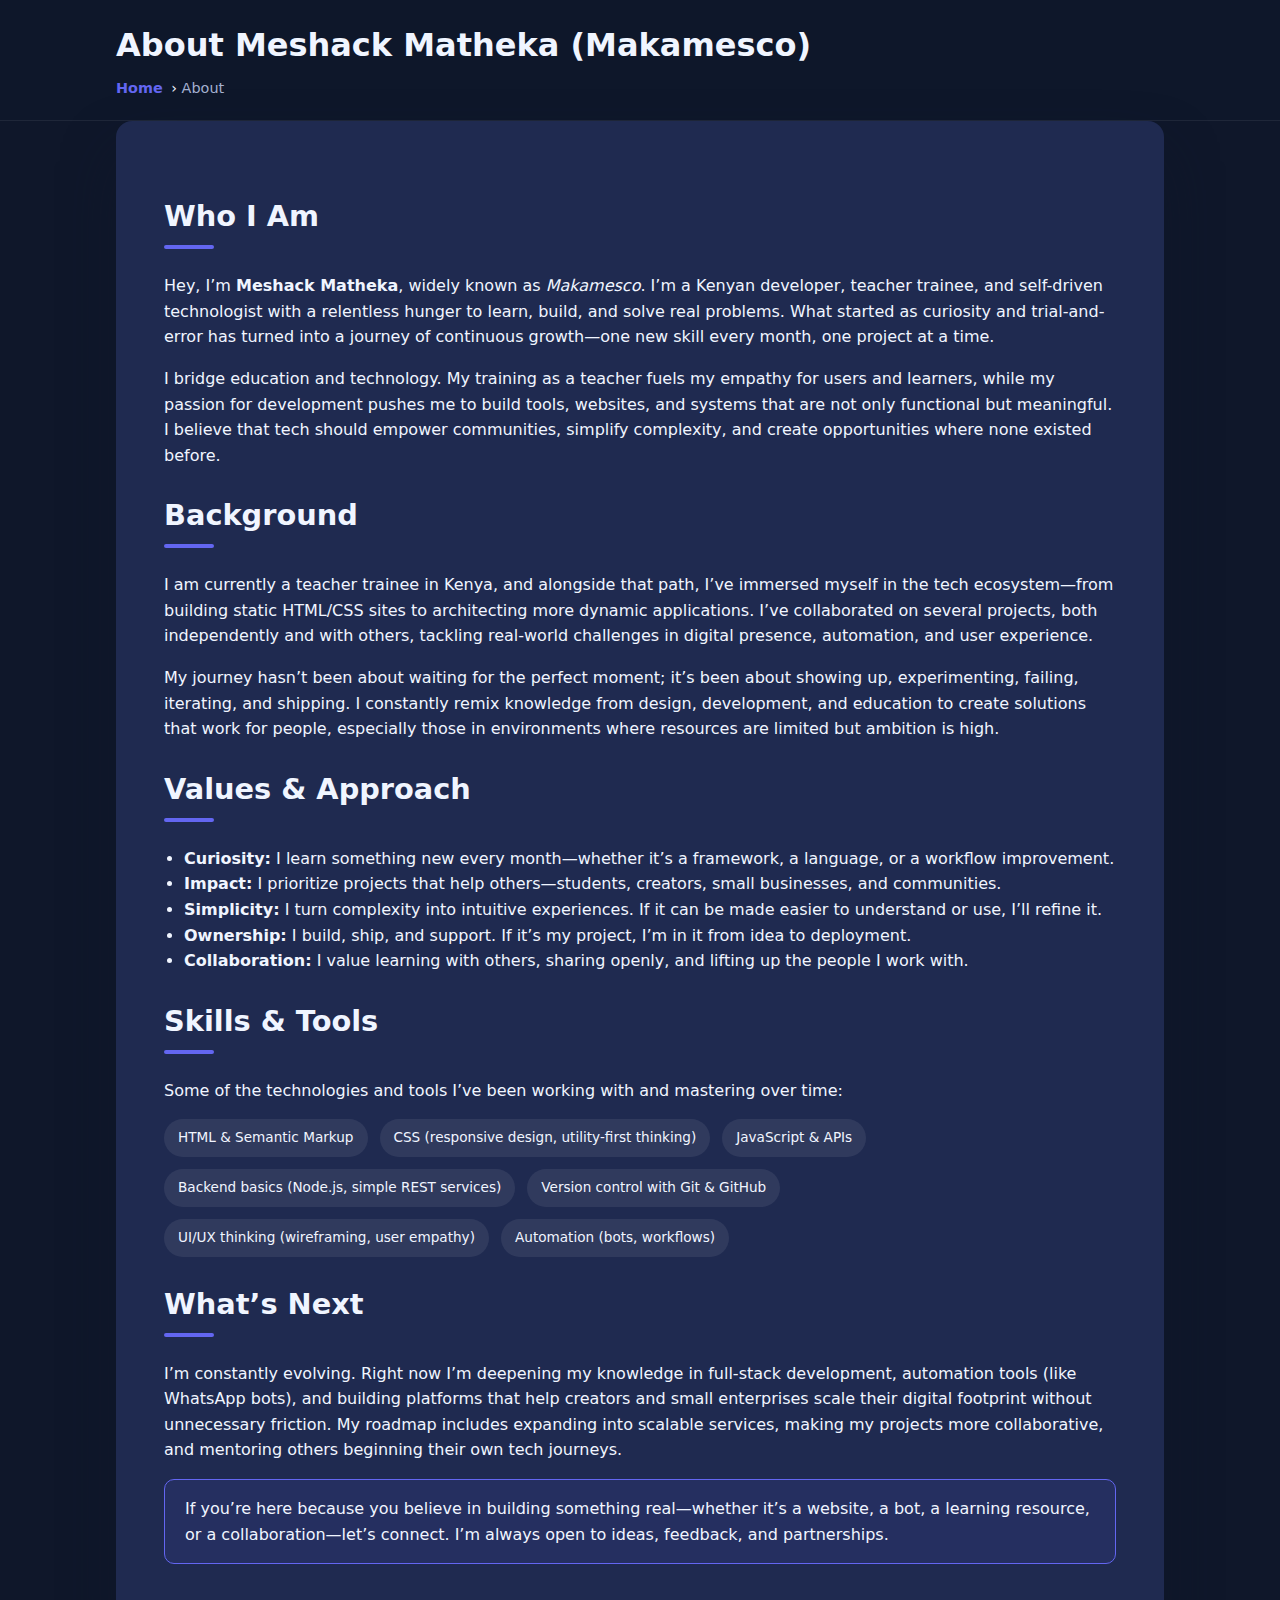
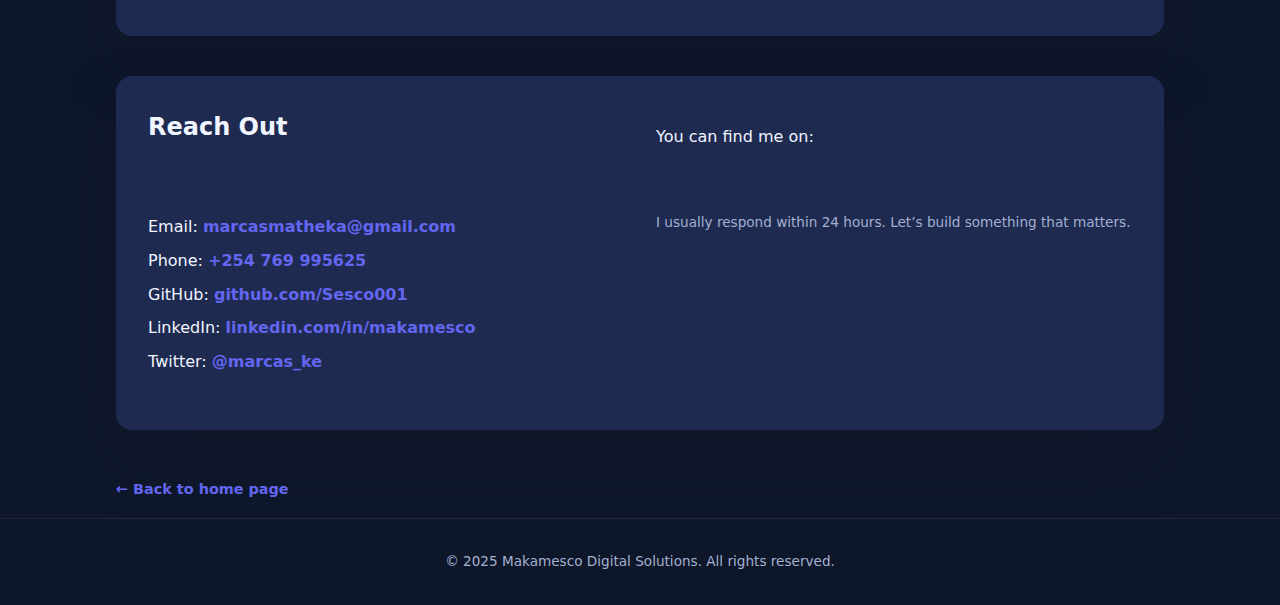
<file: about.html>
<!DOCTYPE html>
<html lang="en">
<head>
  <meta charset="UTF-8" />
  <meta name="viewport" content="width=device-width, initial-scale=1.0">
  <title>About Makamesco</title>
  <link rel="stylesheet" href="stingo.css">
</head>
<body>

  <header class="site-header">
    <div class="container">
      <h1>About Meshack Matheka (Makamesco)</h1>
      <nav class="breadcrumb">
        <a href="index.html">Home</a> › <span>About</span>
      </nav>
    </div>
  </header>

  <main class="container">
    <section class="about-section">
      <h2>Who I Am</h2>
      <p>
        Hey, I’m <strong>Meshack Matheka</strong>, widely known as <em>Makamesco</em>. I’m a Kenyan developer, teacher trainee, and self-driven technologist with a relentless hunger to learn, build, and solve real problems. What started as curiosity and trial-and-error has turned into a journey of continuous growth—one new skill every month, one project at a time.
      </p>
      <p>
        I bridge education and technology. My training as a teacher fuels my empathy for users and learners, while my passion for development pushes me to build tools, websites, and systems that are not only functional but meaningful. I believe that tech should empower communities, simplify complexity, and create opportunities where none existed before.
      </p>

      <h2>Background</h2>
      <p>
        I am currently a teacher trainee in Kenya, and alongside that path, I’ve immersed myself in the tech ecosystem—from building static HTML/CSS sites to architecting more dynamic applications. I’ve collaborated on several projects, both independently and with others, tackling real-world challenges in digital presence, automation, and user experience.
      </p>
      <p>
        My journey hasn’t been about waiting for the perfect moment; it’s been about showing up, experimenting, failing, iterating, and shipping. I constantly remix knowledge from design, development, and education to create solutions that work for people, especially those in environments where resources are limited but ambition is high.
      </p>

      <h2>Values & Approach</h2>
      <ul>
        <li><strong>Curiosity:</strong> I learn something new every month—whether it’s a framework, a language, or a workflow improvement.</li>
        <li><strong>Impact:</strong> I prioritize projects that help others—students, creators, small businesses, and communities.</li>
        <li><strong>Simplicity:</strong> I turn complexity into intuitive experiences. If it can be made easier to understand or use, I’ll refine it.</li>
        <li><strong>Ownership:</strong> I build, ship, and support. If it’s my project, I’m in it from idea to deployment.</li>
        <li><strong>Collaboration:</strong> I value learning with others, sharing openly, and lifting up the people I work with.</li>
      </ul>

      <h2>Skills & Tools</h2>
      <p>Some of the technologies and tools I’ve been working with and mastering over time:</p>
      <ul class="skills-list">
        <li>HTML & Semantic Markup</li>
        <li>CSS (responsive design, utility-first thinking)</li>
        <li>JavaScript & APIs</li>
        <li>Backend basics (Node.js, simple REST services)</li>
        <li>Version control with Git & GitHub</li>
        <li>UI/UX thinking (wireframing, user empathy)</li>
        <li>Automation (bots, workflows)</li>
      </ul>

      <h2>What’s Next</h2>
      <p>
        I’m constantly evolving. Right now I’m deepening my knowledge in full-stack development, automation tools (like WhatsApp bots), and building platforms that help creators and small enterprises scale their digital footprint without unnecessary friction. My roadmap includes expanding into scalable services, making my projects more collaborative, and mentoring others beginning their own tech journeys.
      </p>

      <p class="callout">
        If you’re here because you believe in building something real—whether it’s a website, a bot, a learning resource, or a collaboration—let’s connect. I’m always open to ideas, feedback, and partnerships.
      </p>
    </section>

    <section class="contact-cta">
      <h2>Reach Out</h2>
      <p>You can find me on:</p>
      <ul class="contact-list">
        <li>Email: <a href="mailto:marcasmatheka@gmail.com">marcasmatheka@gmail.com</a></li>
        <li>Phone: <a href="tel:+254769995625">+254 769 995625</a></li>
        <li>GitHub: <a href="https://github.com/Sesco001" target="_blank" rel="noopener">github.com/Sesco001</a></li>
        <li>LinkedIn: <a href="https://linkedin.com/in/makamesco" target="_blank" rel="noopener">linkedin.com/in/makamesco</a></li>
        <li>Twitter: <a href="https://twitter.com/marcas_ke" target="_blank" rel="noopener">@marcas_ke</a></li>
      </ul>
      <p class="small">I usually respond within 24 hours. Let’s build something that matters.</p>
    </section>

    <p><a class="back-link" href="index.html">← Back to home page</a></p>
  </main>

  <footer class="site-footer">
    <div class="container">
      <p>&copy; 2025 Makamesco Digital Solutions. All rights reserved.</p>
    </div>
  </footer>

</body>
</html>
</file>
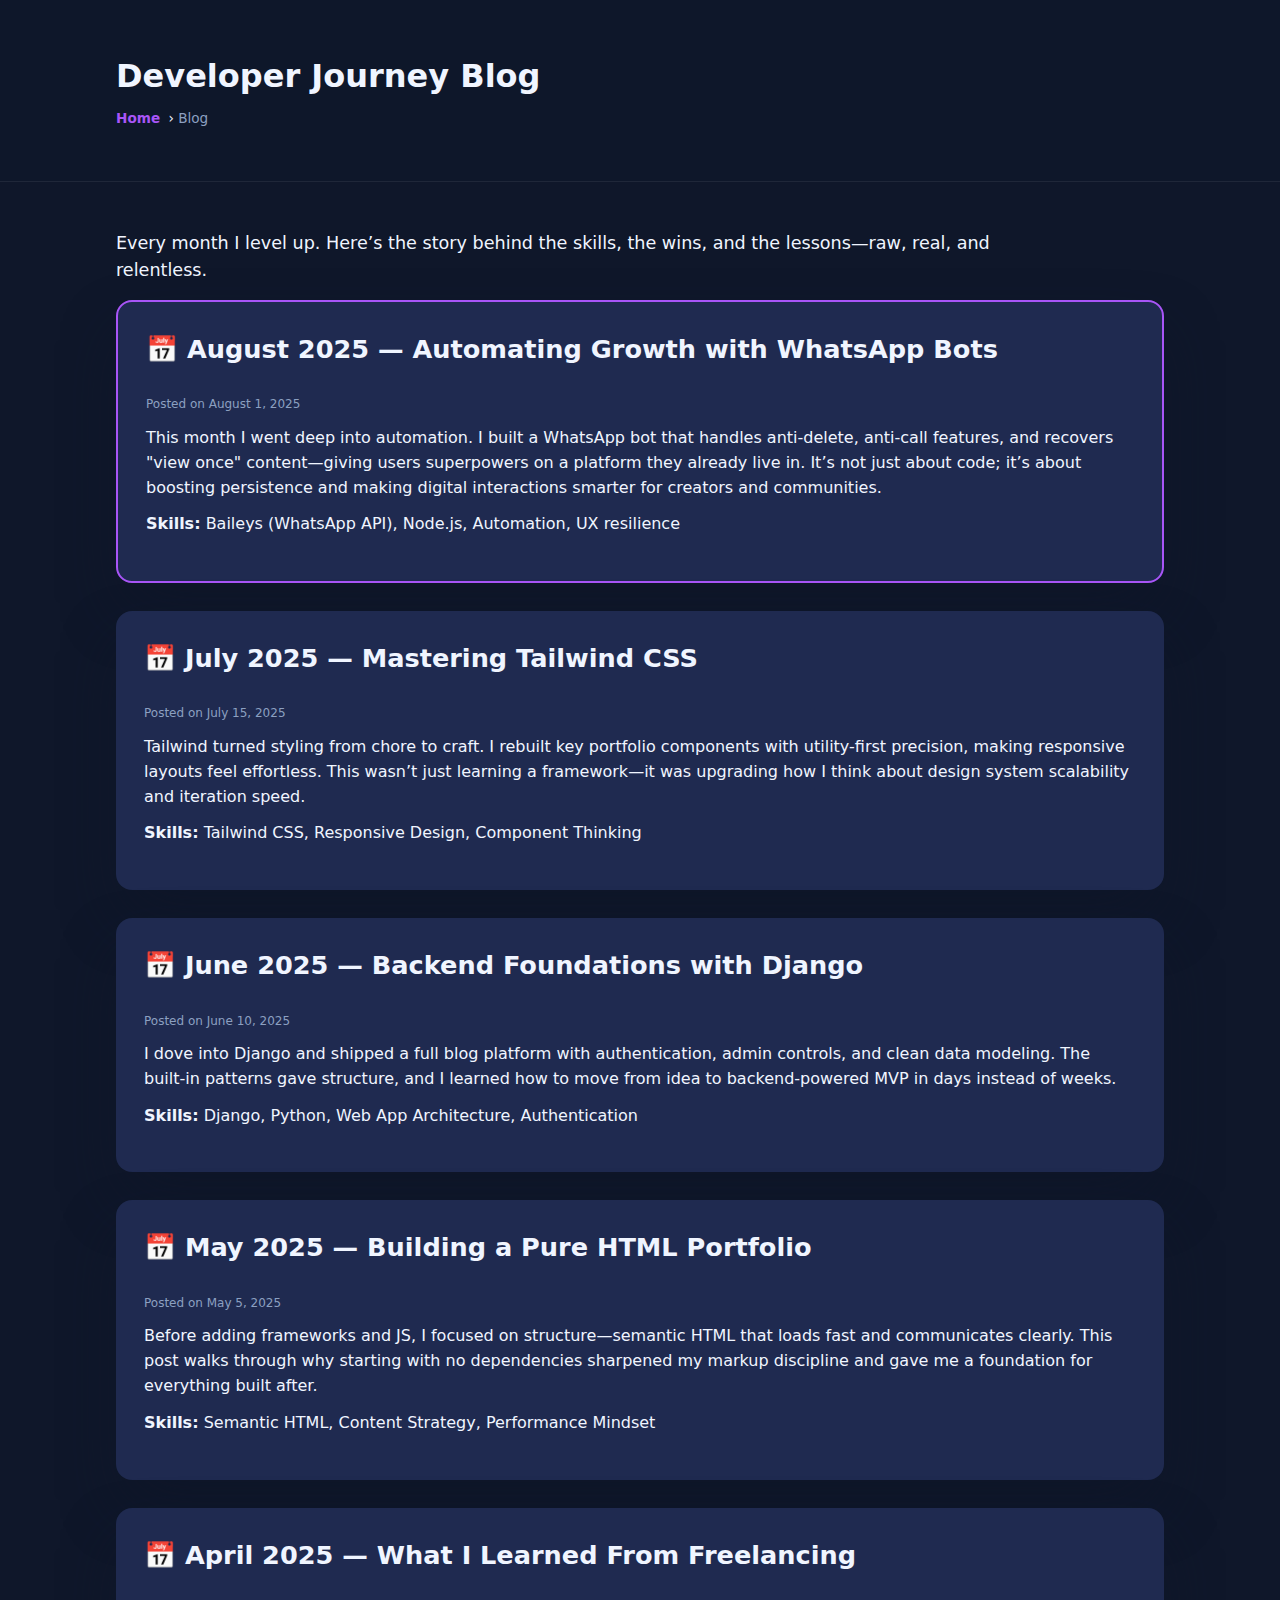
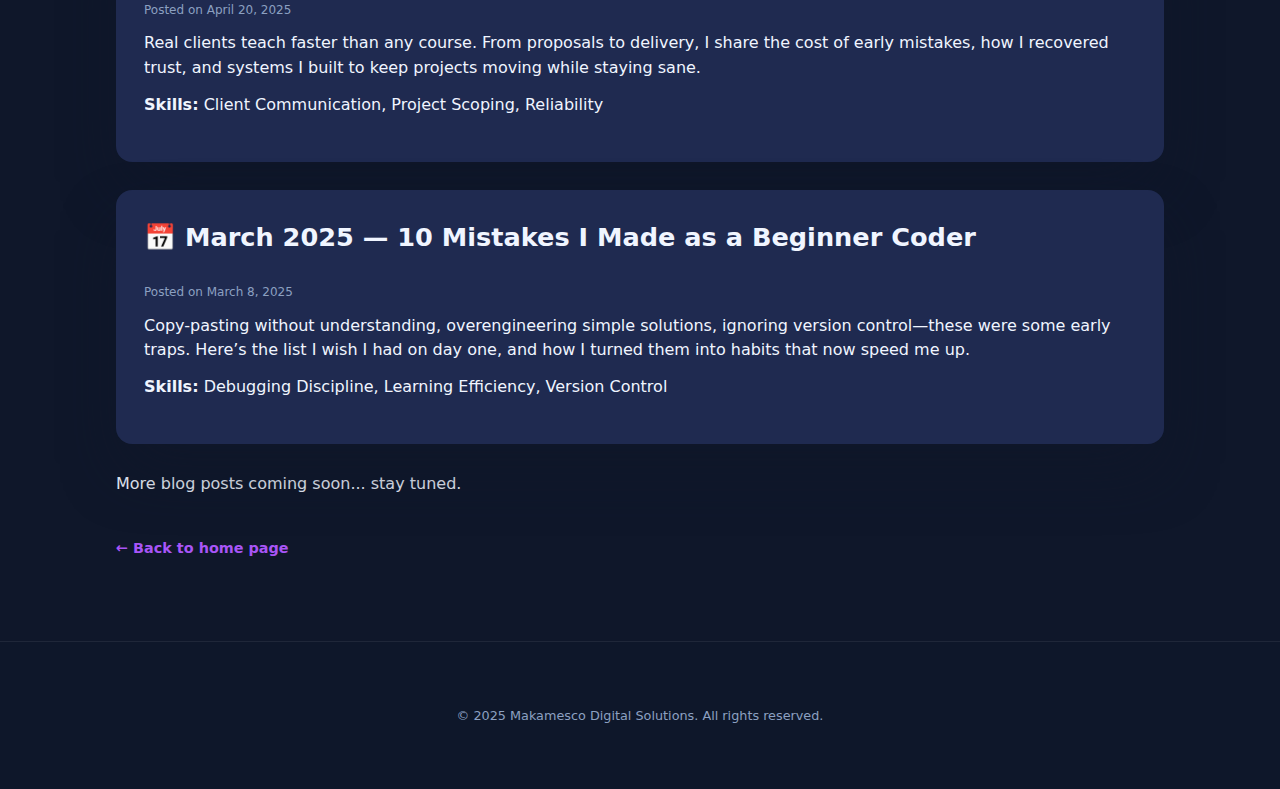
<file: blog.html>
<!DOCTYPE html>
<html lang="en">
<head>
  <meta charset="UTF-8" />
  <meta name="viewport" content="width=device-width, initial-scale=1.0">
  <title>Blog | Makamesco Developer Journey</title>
  <link rel="stylesheet" href="b.css">
</head>
<body>

  <header class="site-header">
    <div class="container">
      <h1>Developer Journey Blog</h1>
      <nav class="breadcrumb">
        <a href="index.html">Home</a> › <span>Blog</span>
      </nav>
    </div>
  </header>

  <main class="container">
    <p class="lead">Every month I level up. Here’s the story behind the skills, the wins, and the lessons—raw, real, and relentless.</p>

    <!-- Latest / featured post -->
    <section id="blog">
      <article>
        <h3>📅 August 2025 — Automating Growth with WhatsApp Bots</h3>
        <p class="small">Posted on August 1, 2025</p>
        <p>
          This month I went deep into automation. I built a WhatsApp bot that handles anti-delete, anti-call features, and recovers "view once" content—giving users superpowers on a platform they already live in. It’s not just about code; it’s about boosting persistence and making digital interactions smarter for creators and communities.
        </p>
        <p><strong>Skills:</strong> Baileys (WhatsApp API), Node.js, Automation, UX resilience</p>
      </article>

      <article>
        <h3>📅 July 2025 — Mastering Tailwind CSS</h3>
        <p class="small">Posted on July 15, 2025</p>
        <p>
          Tailwind turned styling from chore to craft. I rebuilt key portfolio components with utility-first precision, making responsive layouts feel effortless. This wasn’t just learning a framework—it was upgrading how I think about design system scalability and iteration speed.
        </p>
        <p><strong>Skills:</strong> Tailwind CSS, Responsive Design, Component Thinking</p>
      </article>

      <article>
        <h3>📅 June 2025 — Backend Foundations with Django</h3>
        <p class="small">Posted on June 10, 2025</p>
        <p>
          I dove into Django and shipped a full blog platform with authentication, admin controls, and clean data modeling. The built-in patterns gave structure, and I learned how to move from idea to backend-powered MVP in days instead of weeks.
        </p>
        <p><strong>Skills:</strong> Django, Python, Web App Architecture, Authentication</p>
      </article>

      <article>
        <h3>📅 May 2025 — Building a Pure HTML Portfolio</h3>
        <p class="small">Posted on May 5, 2025</p>
        <p>
          Before adding frameworks and JS, I focused on structure—semantic HTML that loads fast and communicates clearly. This post walks through why starting with no dependencies sharpened my markup discipline and gave me a foundation for everything built after.
        </p>
        <p><strong>Skills:</strong> Semantic HTML, Content Strategy, Performance Mindset</p>
      </article>

      <article>
        <h3>📅 April 2025 — What I Learned From Freelancing</h3>
        <p class="small">Posted on April 20, 2025</p>
        <p>
          Real clients teach faster than any course. From proposals to delivery, I share the cost of early mistakes, how I recovered trust, and systems I built to keep projects moving while staying sane.
        </p>
        <p><strong>Skills:</strong> Client Communication, Project Scoping, Reliability</p>
      </article>

      <article>
        <h3>📅 March 2025 — 10 Mistakes I Made as a Beginner Coder</h3>
        <p class="small">Posted on March 8, 2025</p>
        <p>
          Copy-pasting without understanding, overengineering simple solutions, ignoring version control—these were some early traps. Here’s the list I wish I had on day one, and how I turned them into habits that now speed me up.
        </p>
        <p><strong>Skills:</strong> Debugging Discipline, Learning Efficiency, Version Control</p>
      </article>

      <p>More blog posts coming soon... stay tuned.</p>
    </section>

    <!-- Template for future posts -->
    <template id="post-template">
      <article>
        <h3><!-- Title e.g. "📅 September 2025 — New Skill" --></h3>
        <p class="small"><!-- Posted on date --></p>
        <p><!-- Body description --></p>
        <p><strong>Skills:</strong> <!-- comma-separated list --></p>
      </article>
    </template>

    <p><a class="back-link" href="index.html">← Back to home page</a></p>
  </main>

  <footer class="site-footer">
    <div class="container">
      <p>&copy; 2025 Makamesco Digital Solutions. All rights reserved.</p>
    </div>
  </footer>

</body>
</html>
</file>
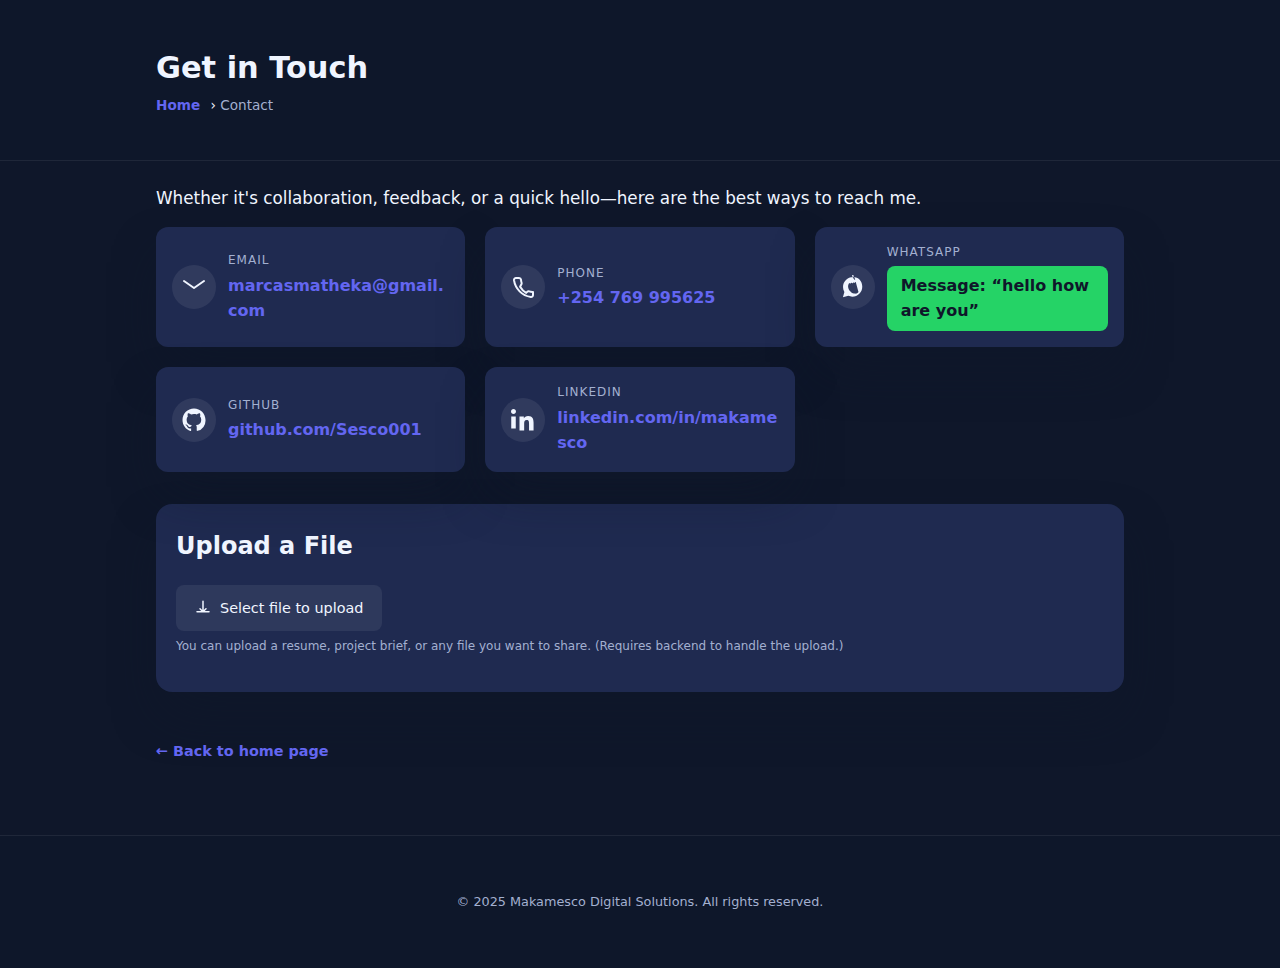
<file: contact.html>
<!DOCTYPE html>
<html lang="en">
<head>
  <meta charset="UTF-8" />
  <meta name="viewport" content="width=device-width, initial-scale=1.0">
  <title>Contact Makamesco</title>
  <link rel="stylesheet" href="con.css">
</head>
<body>

  <header class="site-header">
    <div class="container">
      <h1>Get in Touch</h1>
      <nav class="breadcrumb">
        <a href="index.html">Home</a> › <span>Contact</span>
      </nav>
    </div>
  </header>

  <main class="container">
    <p class="lead">Whether it's collaboration, feedback, or a quick hello—here are the best ways to reach me.</p>

    <div class="cards">
      <!-- Email -->
      <div class="card">
        <div class="icon" aria-hidden="true">
          <!-- envelope -->
          <svg width="24" height="24" viewBox="0 0 24 24" fill="none" stroke="currentColor" stroke-width="2" stroke-linecap="round" stroke-linejoin="round">
            <path d="M4 4h16v16H4z" stroke="none"></path>
            <polyline points="22,6 12,13 2,6"></polyline>
          </svg>
        </div>
        <div class="card-content">
          <div class="label">Email</div>
          <div class="value"><a href="mailto:marcasmatheka@gmail.com">marcasmatheka@gmail.com</a></div>
        </div>
      </div>

      <!-- Phone -->
      <div class="card">
        <div class="icon" aria-hidden="true">
          <!-- phone -->
          <svg width="24" height="24" viewBox="0 0 24 24" fill="none" stroke="currentColor" stroke-width="2" stroke-linecap="round" stroke-linejoin="round">
            <path d="M22 16.92v3a2 2 0 0 1-2.18 2A19.79 19.79 0 0 1 3 5.18 2 2 0 0 1 5 3h3a2 2 0 0 1 2 1.72 13 13 0 0 0 .6 3.03 2 2 0 0 1-.45 2L9.1 11.8a16 16 0 0 0 6.1 6.1l1.05-1.05a2 2 0 0 1 2-.45 13 13 0 0 0 3.03.6A2 2 0 0 1 22 16.92z"></path>
          </svg>
        </div>
        <div class="card-content">
          <div class="label">Phone</div>
          <div class="value"><a href="tel:+254769995625">+254 769 995625</a></div>
        </div>
      </div>

      <!-- WhatsApp -->
      <div class="card">
        <div class="icon" aria-hidden="true">
          <!-- whatsapp -->
          <svg width="24" height="24" viewBox="0 0 32 32" fill="currentColor">
            <path d="M16.017 2.667c-7.332 0-13.333 5.992-13.333 13.333 0 2.35.623 4.649 1.804 6.68l-1.902 6.98 7.186-1.887a13.23 13.23 0 0 0 5.245 1.089h.014c7.332 0 13.333-5.992 13.333-13.333S23.349 2.667 16.017 2.667zm7.28 19.932c-.384 1.074-2.185 2.069-2.98 2.203-.8.135-1.78.19-3.038-.066-2.049-.385-4.15-1.99-5.373-3.503-1.197-1.479-2.108-3.289-2.355-5.057-.245-1.746-.01-3.176.68-4.33.186-.32.41-.64.63-.88.173-.183.383-.223.584-.13.222.1.89.44 1.03.49.13.05.23.08.33-.07.1-.15.4-.49.55-.66.183-.208.367-.17.63-.1.26.07 1.05.49 1.25.55.2.06.35.03.48-.1.13-.13.55-.62.68-.83.13-.2.26-.17.44-.1.17.07.9.43 1.08.48.17.05.3.03.43-.08.13-.1.56-.65.68-.86.12-.2.25-.18.44-.1.18.08 1.03.48 1.21.53.18.06.3.03.42-.1.13-.14.54-.66.67-.89.14-.24.11-.4.07-.44-.03-.03-.14-.06-.29-.11-.14-.05-.82-.31-1.9-.92-1.1-.62-2.05-1.38-2.97-2.7-.92-1.33-1.55-2.88-1.74-3.77-.18-.9-.02-1.28.14-1.38.14-.07.3-.1.46-.1.15 0 .38.02.58.32.2.3.7 1.03.78 1.11.08.07.13.12.2.2.07.08.07.13.1.2.03.07.02.13-.02.2-.05.4-.08.6-.03.2-.2.3-.4.2-.2-.1-.9-.44-1.05-.49-.15-.05-.26-.02-.36.1-.1.12-.4.47-.4.91 0 .44.27.91.31 1.02.05.1.09.16.17.23.08.07.18.12.5.22.33.1 1.93.93 2.26 1.03.33.1.55.16.75.26.2.1.38.2.54.33.16.13.16.26.1.4z"/>
          </svg>
        </div>
        <div class="card-content">
          <div class="label">WhatsApp</div>
          <div class="value">
            <a class="whatsapp-btn" href="https://wa.me/254769995625?text=hello%20how%20are%20you" target="_blank" rel="noopener">
              Message: “hello how are you”
            </a>
          </div>
        </div>
      </div>

      <!-- GitHub -->
      <div class="card">
        <div class="icon" aria-hidden="true">
          <!-- GitHub mark -->
          <svg width="24" height="24" viewBox="0 0 24 24" fill="currentColor">
            <path d="M12 .5C5.65.5.5 5.65.5 12c0 5.1 3.29 9.42 7.86 10.96.58.1.79-.25.79-.56 0-.28-.01-1.02-.02-2-3.2.7-3.88-1.54-3.88-1.54-.52-1.33-1.27-1.68-1.27-1.68-1.04-.71.08-.7.08-.7 1.15.08 1.76 1.18 1.76 1.18 1.02 1.75 2.68 1.24 3.33.95.1-.74.4-1.24.72-1.52-2.55-.29-5.23-1.27-5.23-5.64 0-1.25.45-2.27 1.18-3.07-.12-.29-.51-1.47.11-3.06 0 0 .96-.31 3.14 1.17a10.96 10.96 0 0 1 2.86-.38c.97.01 1.95.13 2.86.38 2.18-1.48 3.14-1.17 3.14-1.17.62 1.59.23 2.77.11 3.06.73.8 1.18 1.82 1.18 3.07 0 4.38-2.68 5.34-5.24 5.63.41.35.77 1.04.77 2.1 0 1.52-.01 2.75-.01 3.13 0 .31.21.67.8.56A10.51 10.51 0 0 0 23.5 12c0-6.35-5.15-11.5-11.5-11.5z"/>
          </svg>
        </div>
        <div class="card-content">
          <div class="label">GitHub</div>
          <div class="value"><a href="https://github.com/Sesco001" target="_blank" rel="noopener">github.com/Sesco001</a></div>
        </div>
      </div>

      <!-- LinkedIn -->
      <div class="card">
        <div class="icon" aria-hidden="true">
          <!-- LinkedIn -->
          <svg width="24" height="24" viewBox="0 0 24 24" fill="currentColor">
            <path d="M4.98 3.5C4.98 4.88 3.9 6 2.5 6S0 4.88 0 3.5 1.1 1 2.5 1 4.98 2.12 4.98 3.5zM.24 8.5h4.52v12H.24v-12zM8.5 8.5h4.33v1.72h.06c.6-1.14 2.07-2.34 4.27-2.34 4.57 0 5.41 3.01 5.41 6.93v7.69h-4.52v-6.82c0-1.63-.03-3.73-2.27-3.73-2.27 0-2.62 1.77-2.62 3.6v6.95H8.5v-12z"/>
          </svg>
        </div>
        <div class="card-content">
          <div class="label">LinkedIn</div>
          <div class="value"><a href="https://linkedin.com/in/makamesco" target="_blank" rel="noopener">linkedin.com/in/makamesco</a></div>
        </div>
      </div>
    </div>

    <!-- File upload -->
    <section class="upload-section">
      <h2>Upload a File</h2>
      <div class="upload">
        <label class="upload-label">
          <svg width="18" height="18" viewBox="0 0 24 24" fill="none" stroke="currentColor" stroke-width="2" stroke-linecap="round" stroke-linejoin="round">
            <path d="M4 17h16M12 3v14m0 0l-4-4m4 4l4-4"/>
          </svg>
          <span>Select file to upload</span>
          <input type="file" name="file" accept="*/*">
        </label>
      </div>
      <p class="small">You can upload a resume, project brief, or any file you want to share. (Requires backend to handle the upload.)</p>
    </section>

    <p><a class="back-link" href="index.html">← Back to home page</a></p>
  </main>

  <footer class="site-footer">
    <div class="container">
      <p>&copy; 2025 Makamesco Digital Solutions. All rights reserved.</p>
    </div>
  </footer>

</body>
</html>
</file>
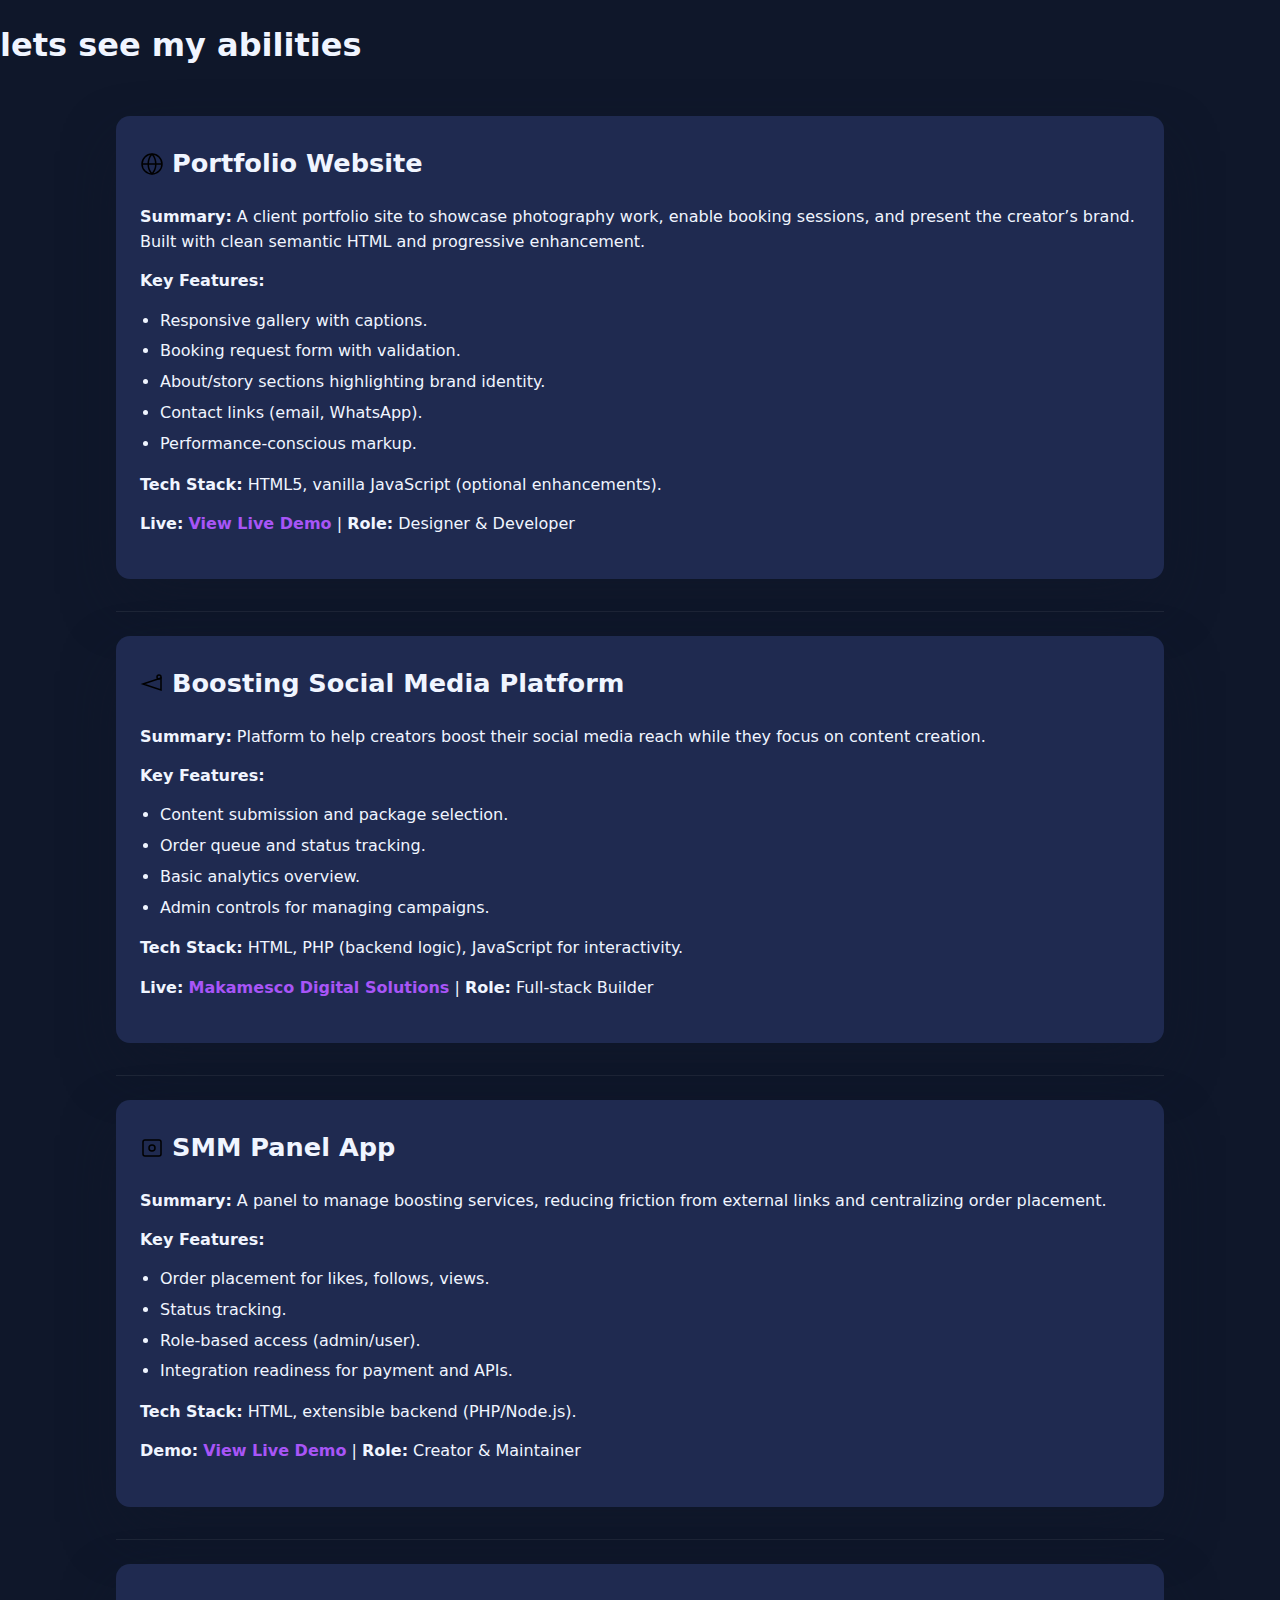
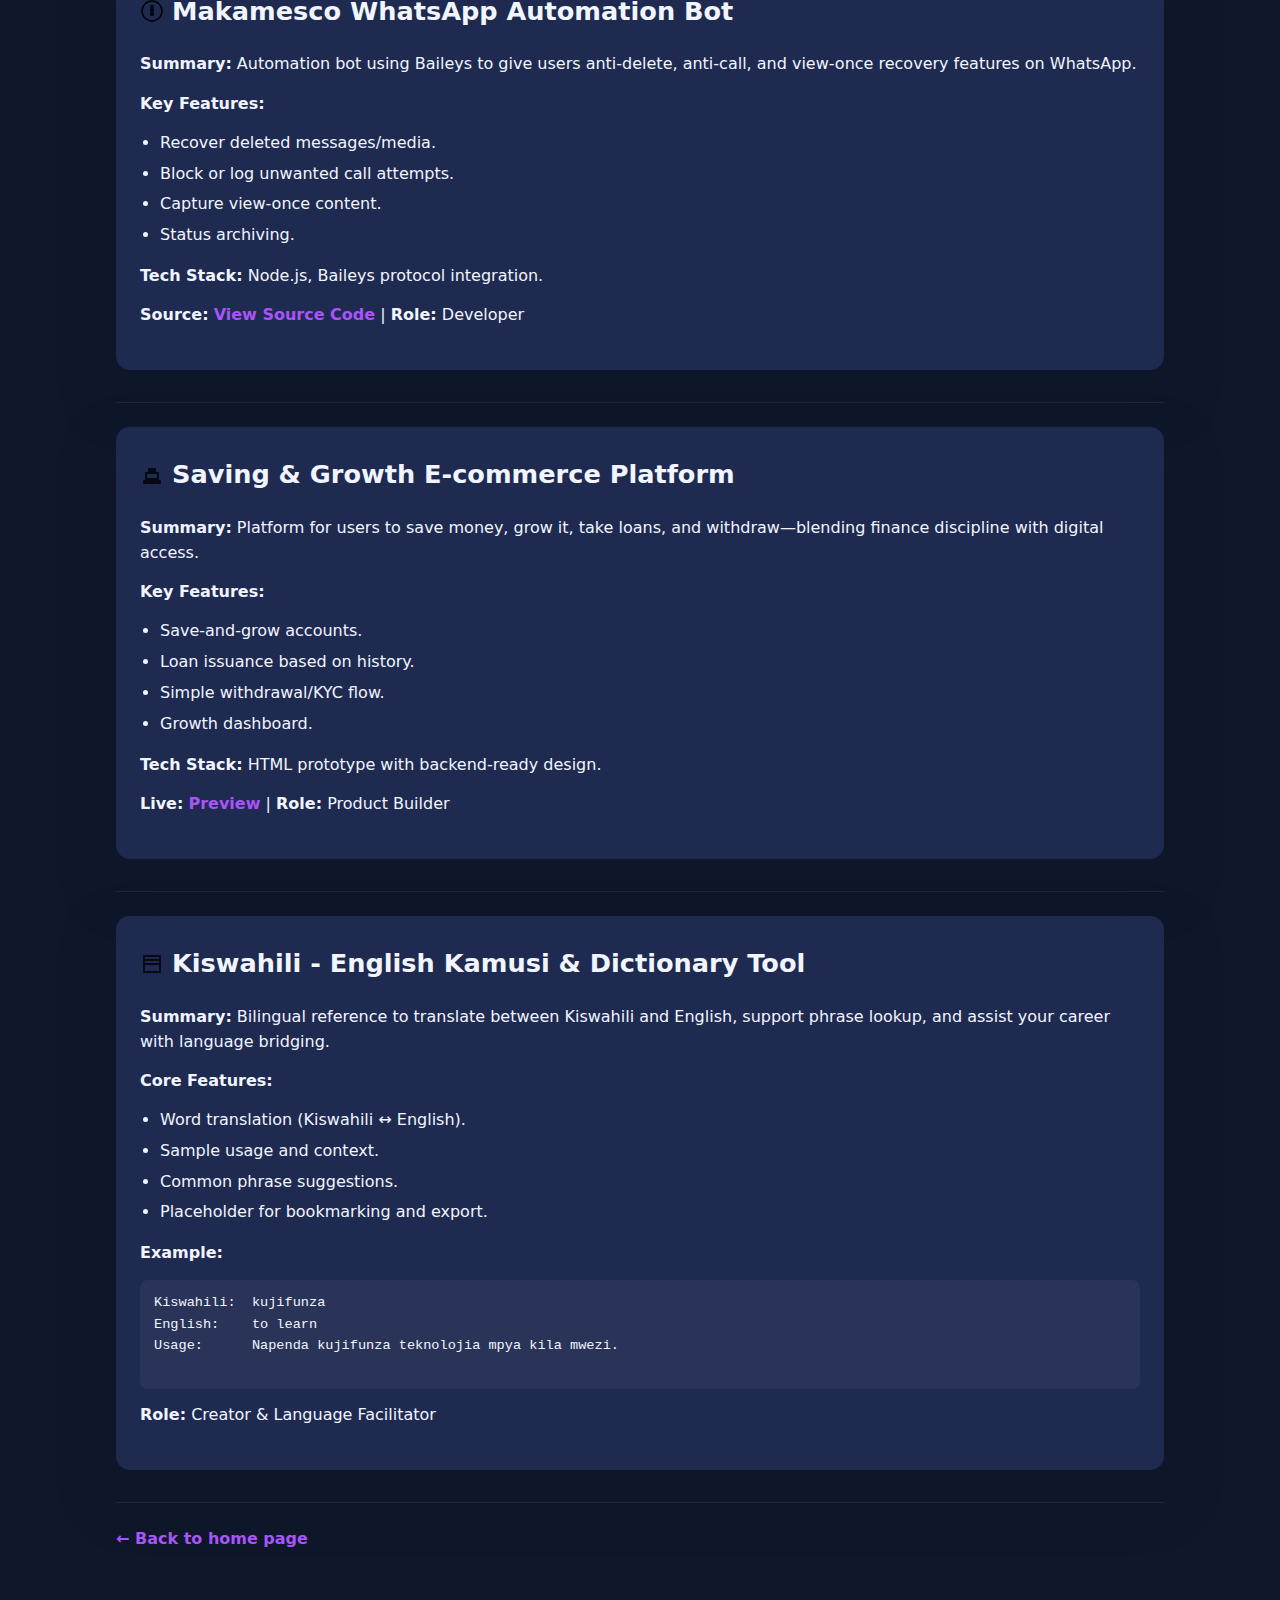
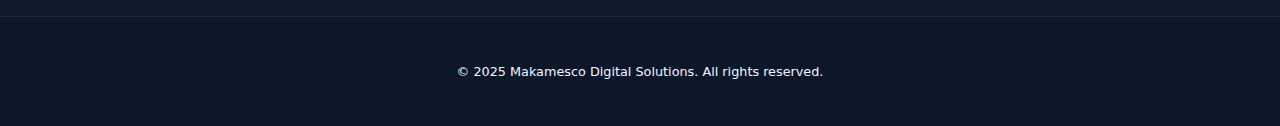
<file: project.html>
<!DOCTYPE html>
<html lang="en">
<head>
  <meta charset="UTF-8" />
  <meta name="viewport" content="width=device-width, initial-scale=1.0">
  <title>Projects | Makamesco Developer Journey</title>
  <link rel="stylesheet" href="p.css">

</head>
<body>

  <h1> lets see my abilities</h1>

  <main>
    <!-- Portfolio Website -->
    <section id="portfolio-site">
      <h2>
        <!-- globe icon -->
        <svg width="24" height="24" viewBox="0 0 24 24" aria-hidden="true" style="vertical-align:middle;">
          <circle cx="12" cy="12" r="10" stroke="black" stroke-width="1.5" fill="none"/>
          <path d="M2 12h20M12 2a15 15 0 0 1 0 20M12 2a15 15 0 0 0 0 20" stroke="black" stroke-width="1.5" fill="none"/>
        </svg>
        Portfolio Website
      </h2>
      <p><strong>Summary:</strong> A client portfolio site to showcase photography work, enable booking sessions, and present the creator’s brand. Built with clean semantic HTML and progressive enhancement.</p>
      <p><strong>Key Features:</strong></p>
      <ul>
        <li>Responsive gallery with captions.</li>
        <li>Booking request form with validation.</li>
        <li>About/story sections highlighting brand identity.</li>
        <li>Contact links (email, WhatsApp).</li>
        <li>Performance-conscious markup.</li>
      </ul>
      <p><strong>Tech Stack:</strong> HTML5, vanilla JavaScript (optional enhancements).</p>
      <p><strong>Live:</strong> <a href="index.html">View Live Demo</a> | <strong>Role:</strong> Designer & Developer</p>
    </section>

    <hr>

    <!-- Boosting Social Media Website -->
    <section id="smm-boost">
      <h2>
        <!-- megaphone icon -->
        <svg width="24" height="24" viewBox="0 0 24 24" aria-hidden="true" style="vertical-align:middle;">
          <path d="M3 12l18-6v12L3 12z" stroke="black" stroke-width="1.5" fill="none"/>
          <circle cx="19" cy="5" r="2" stroke="black" stroke-width="1.5" fill="none"/>
        </svg>
        Boosting Social Media Platform
      </h2>
      <p><strong>Summary:</strong> Platform to help creators boost their social media reach while they focus on content creation.</p>
      <p><strong>Key Features:</strong></p>
      <ul>
        <li>Content submission and package selection.</li>
        <li>Order queue and status tracking.</li>
        <li>Basic analytics overview.</li>
        <li>Admin controls for managing campaigns.</li>
      </ul>
      <p><strong>Tech Stack:</strong> HTML, PHP (backend logic), JavaScript for interactivity.</p>
      <p><strong>Live:</strong> <a href="https://Makamescodigitalsolutions.com" target="_blank" rel="noopener">Makamesco Digital Solutions</a> | <strong>Role:</strong> Full-stack Builder</p>
    </section>

    <hr>

    <!-- SMM Panel App -->
    <section id="smm-panel">
      <h2>
        <!-- app icon -->
        <svg width="24" height="24" viewBox="0 0 24 24" aria-hidden="true" style="vertical-align:middle;">
          <rect x="3" y="4" width="18" height="16" rx="2" stroke="black" stroke-width="1.5" fill="none"/>
          <circle cx="12" cy="12" r="3" stroke="black" stroke-width="1.5" fill="none"/>
        </svg>
        SMM Panel App
      </h2>
      <p><strong>Summary:</strong> A panel to manage boosting services, reducing friction from external links and centralizing order placement.</p>
      <p><strong>Key Features:</strong></p>
      <ul>
        <li>Order placement for likes, follows, views.</li>
        <li>Status tracking.</li>
        <li>Role-based access (admin/user).</li>
        <li>Integration readiness for payment and APIs.</li>
      </ul>
      <p><strong>Tech Stack:</strong> HTML, extensible backend (PHP/Node.js).</p>
      <p><strong>Demo:</strong> <a href="index.html">View Live Demo</a> | <strong>Role:</strong> Creator & Maintainer</p>
    </section>

    <hr>

    <!-- WhatsApp Bot -->
    <section id="whatsapp-bot">
      <h2>
        <!-- bot icon -->
        <svg width="24" height="24" viewBox="0 0 24 24" aria-hidden="true" style="vertical-align:middle;">
          <path d="M12 2a10 10 0 1 0 0 20 10 10 0 0 0 0-20zm1 14h-2v-2h2v2zm0-4h-2V7h2v5z" stroke="black" stroke-width="1.5" fill="none"/>
        </svg>
        Makamesco WhatsApp Automation Bot
      </h2>
      <p><strong>Summary:</strong> Automation bot using Baileys to give users anti-delete, anti-call, and view-once recovery features on WhatsApp.</p>
      <p><strong>Key Features:</strong></p>
      <ul>
        <li>Recover deleted messages/media.</li>
        <li>Block or log unwanted call attempts.</li>
        <li>Capture view-once content.</li>
        <li>Status archiving.</li>
      </ul>
      <p><strong>Tech Stack:</strong> Node.js, Baileys protocol integration.</p>
      <p><strong>Source:</strong> <a href="index.html">View Source Code</a> | <strong>Role:</strong> Developer</p>
    </section>

    <hr>

    <!-- Saving E-commerce -->
    <section id="saving-ecommerce">
      <h2>
        <!-- savings icon -->
        <svg width="24" height="24" viewBox="0 0 24 24" aria-hidden="true" style="vertical-align:middle;">
          <path d="M4 20h16v-2H4v2zm2-4h12v-6H6v6zm3-8h6V6H9v2z" stroke="black" stroke-width="1.5" fill="none"/>
        </svg>
        Saving & Growth E-commerce Platform
      </h2>
      <p><strong>Summary:</strong> Platform for users to save money, grow it, take loans, and withdraw—blending finance discipline with digital access.</p>
      <p><strong>Key Features:</strong></p>
      <ul>
        <li>Save-and-grow accounts.</li>
        <li>Loan issuance based on history.</li>
        <li>Simple withdrawal/KYC flow.</li>
        <li>Growth dashboard.</li>
      </ul>
      <p><strong>Tech Stack:</strong> HTML prototype with backend-ready design.</p>
      <p><strong>Live:</strong> <a href="index.html">Preview</a> | <strong>Role:</strong> Product Builder</p>
    </section>

    <hr>

    <!-- Kiswahili-English Kamusi & Dictionary -->
    <section id="kamusi">
      <h2>
        <!-- book icon -->
        <svg width="24" height="24" viewBox="0 0 24 24" aria-hidden="true" style="vertical-align:middle;">
          <path d="M4 4h16v16H4z" stroke="black" stroke-width="1.5" fill="none"/>
          <line x1="4" y1="8" x2="20" y2="8" stroke="black" stroke-width="1.5"/>
          <line x1="4" y1="12" x2="20" y2="12" stroke="black" stroke-width="1.5"/>
        </svg>
        Kiswahili - English Kamusi & Dictionary Tool
      </h2>
      <p><strong>Summary:</strong> Bilingual reference to translate between Kiswahili and English, support phrase lookup, and assist your career with language bridging.</p>
      <p><strong>Core Features:</strong></p>
      <ul>
        <li>Word translation (Kiswahili ↔ English).</li>
        <li>Sample usage and context.</li>
        <li>Common phrase suggestions.</li>
        <li>Placeholder for bookmarking and export.</li>
      </ul>
      <p><strong>Example:</strong></p>
      <pre>
Kiswahili:  kujifunza
English:    to learn
Usage:      Napenda kujifunza teknolojia mpya kila mwezi.
      </pre>
      <p><strong>Role:</strong> Creator & Language Facilitator</p>
    </section>

    <hr>

    <p><a href="index.html">← Back to home page</a></p>
  </main>

  <footer>
    <p>&copy; 2025 Makamesco Digital Solutions. All rights reserved.</p>
  </footer>

</body>
</html>
</file>
<file: stingo.css>
:root {
  --bg:#0f172a;
  --card:#1f2a50;
  --text:#f0f5ff;
  --muted:#a3b0d0;
  --accent:#6366f1;
  --radius:14px;
  --shadow:0 30px 60px -10px rgba(15,23,42,.7);
  --transition:.35s cubic-bezier(.4,.2,.2,1);
  font-family: system-ui,-apple-system,BlinkMacSystemFont,"Segoe UI",Roboto,"Helvetica Neue",Arial,sans-serif;
  line-height:1.6;
  scroll-behavior:smooth;
}

*,
*::before,
*::after {
  box-sizing:border-box;
}

body {
  margin:0;
  background: var(--bg);
  color: var(--text);
  min-height:100vh;
  -webkit-font-smoothing:antialiased;
}

.container {
  width:100%;
  max-width:1080px;
  margin:0 auto;
  padding:0 1rem;
}

a {
  color: var(--accent);
  text-decoration:none;
  font-weight:600;
  position:relative;
}
a::after {
  content:'';
  position:absolute;
  left:0;
  bottom:-2px;
  height:2px;
  width:0;
  background: var(--accent);
  transition: var(--transition);
}
a:hover::after {
  width:100%;
}

.site-header {
  background: rgba(15,23,42,.95);
  padding:1.25rem 0;
  border-bottom:1px solid rgba(255,255,255,.07);
}
.site-header h1 {
  margin:0;
  font-size:2rem;
}
.breadcrumb {
  margin-top:6px;
  font-size:.9rem;
}
.breadcrumb a {
  margin-right:4px;
}
.breadcrumb span {
  color: var(--muted);
}

/* MAIN CONTENT */
main {
  padding:2.5rem 0 4rem;
}

.about-section {
  background: var(--card);
  padding:2rem 2rem 2.5rem;
  border-radius:16px;
  box-shadow: var(--shadow);
  margin-bottom:2.5rem;
}

.about-section h2 {
  margin-top:1.5rem;
  font-size:1.8rem;
  position:relative;
}
.about-section h2::after {
  content:'';
  display:block;
  width:50px;
  height:4px;
  background: var(--accent);
  border-radius:3px;
  margin-top:6px;
}

.about-section p {
  margin:1rem 0;
  font-size:1rem;
}

.about-section ul {
  padding-left:1.25rem;
  margin:1rem 0;
}
.about-section .skills-list {
  list-style: none;
  display: flex;
  flex-wrap: wrap;
  gap:.75rem;
  padding:0;
  margin:0.5rem 0 1rem;
}
.skills-list li {
  background: rgba(255,255,255,.08);
  padding:8px 14px;
  border-radius:999px;
  font-size:.85rem;
}

/* Callout */
.callout {
  background: rgba(99,102,241,.1);
  border:1px solid var(--accent);
  padding:1rem 1.25rem;
  border-radius:10px;
  margin-top:1.75rem;
  font-weight:500;
}

/* CONTACT CTA */
.contact-cta {
  background: var(--card);
  padding:2rem;
  border-radius:16px;
  box-shadow: var(--shadow);
  margin-bottom:2rem;
}
.contact-cta h2 {
  margin-top:0;
}
.contact-list {
  list-style:none;
  padding:0;
  margin:0.5rem 0 1rem;
}
.contact-list li {
  margin:8px 0;
  font-size:1rem;
}
.small {
  font-size:.85rem;
  color: var(--muted);
}
.back-link {
  display:inline-block;
  margin-top:1rem;
  font-size:.9rem;
}

/* FOOTER */
.site-footer {
  background: rgba(15,23,42,.95);
  padding:2rem 0;
  border-top:1px solid rgba(255,255,255,.07);
  text-align:center;
}
.site-footer p {
  margin:0;
  font-size:.85rem;
  color: var(--muted);
}

/* RESPONSIVE */
@media (min-width:900px){
  .about-section {
    padding:3rem 3rem 3.5rem;
  }
  .contact-cta {
    display:flex;
    gap:2rem;
    align-items:flex-start;
    flex-wrap:wrap;
  }
  .contact-cta > * {
    flex:1 1 320px;
  }
}
</file>
<file: b.css>
:root {
  --bg:#0f172a;
  --card:#1f2a50;
  --text:#f0f5ff;
  --muted:#8ca0c1;
  --accent:#a855f7;
  --gradient:linear-gradient(135deg,#6366f1 0%,#ec4899 70%);
  --radius:14px;
  --shadow:0 30px 60px -10px rgba(15,23,42,.7);
  --transition:.35s cubic-bezier(.4,.2,.2,1);
  font-family: system-ui,-apple-system,BlinkMacSystemFont,"Segoe UI",Roboto,"Helvetica Neue",Arial,sans-serif;
  line-height:1.55;
  scroll-behavior:smooth;
}

*,
*::before,
*::after {
  box-sizing:border-box;
}

body {
  margin:0;
  background: var(--bg);
  color: var(--text);
  min-height:100vh;
  -webkit-font-smoothing:antialiased;
}

.container {
  width:100%;
  max-width:1080px;
  margin:0 auto;
  padding:2rem 1rem;
}

a {
  color: var(--accent);
  text-decoration:none;
  position:relative;
  font-weight:600;
}
a::after {
  content:'';
  position:absolute;
  left:0;
  bottom:-2px;
  height:2px;
  width:0;
  background: var(--accent);
  transition: var(--transition);
}
a:hover::after {
  width:100%;
}

.site-header {
  background: rgba(15,23,42,.95);
  padding:1.25rem 0;
  border-bottom:1px solid rgba(255,255,255,.07);
  margin-bottom:1rem;
}
.site-header h1 {
  margin:0;
  font-size:2rem;
}
.breadcrumb {
  font-size:.85rem;
  margin-top:6px;
}
.breadcrumb a {
  margin-right:4px;
}
.breadcrumb span {
  color: var(--muted);
}

.lead {
  font-size:1.1rem;
  margin:0 0 1rem;
  max-width:900px;
}

#blog article {
  background: var(--card);
  padding:1.75rem 1.75rem 2rem;
  border-radius:16px;
  box-shadow: var(--shadow);
  margin-bottom:1.75rem;
  position:relative;
  overflow:hidden;
  transition: transform var(--transition), box-shadow var(--transition);
}
#blog article:first-of-type {
  border:2px solid var(--accent);
}
#blog article:hover {
  transform: translateY(-4px);
  box-shadow: 0 40px 80px -12px rgba(15,23,42,.75);
}
#blog h3 {
  margin-top:0;
  font-size:1.6rem;
  display:flex;
  align-items:center;
  gap:.5rem;
}
.small {
  font-size:.75rem;
  color: var(--muted);
  margin:6px 0 12px;
}
#blog p {
  margin:0.75rem 0;
}
strong {
  font-weight:700;
}

/* Back link */
.back-link {
  display:inline-block;
  margin-top:1.5rem;
  font-size:.9rem;
}

/* Footer */
.site-footer {
  background: rgba(15,23,42,.95);
  padding:2rem 0;
  border-top:1px solid rgba(255,255,255,.07);
  text-align:center;
  margin-top:2rem;
}
.site-footer p {
  margin:0;
  font-size:.8rem;
  color: var(--muted);
}

/* Responsive */
@media (max-width:900px){
  .site-header h1 {
    font-size:1.6rem;
  }
  #blog h3 {
    font-size:1.4rem;
  }
}
</file>
<file: con.css>
:root {
  --bg:#0f172a;
  --card:#1f2a50;
  --text:#f0f5ff;
  --muted:#a3b0d0;
  --accent:#6366f1;
  --radius:12px;
  --shadow:0 25px 50px -10px rgba(15,23,42,.6);
  --transition:.35s cubic-bezier(.4,.2,.2,1);
  font-family: system-ui,-apple-system,BlinkMacSystemFont,"Segoe UI",Roboto,"Helvetica Neue",Arial,sans-serif;
  line-height:1.55;
  scroll-behavior:smooth;
}

*,
*::before,
*::after {
  box-sizing:border-box;
}

body {
  margin:0;
  background: var(--bg);
  color: var(--text);
  min-height:100vh;
  -webkit-font-smoothing:antialiased;
}

.container {
  max-width:1000px;
  margin:0 auto;
  padding:1.5rem 1rem;
}

a {
  color: var(--accent);
  text-decoration:none;
  position:relative;
  font-weight:600;
}
a::after {
  content:'';
  position:absolute;
  left:0;
  bottom:-2px;
  height:2px;
  width:0;
  background: var(--accent);
  transition: var(--transition);
}
a:hover::after {
  width:100%;
}

.site-header {
  background: rgba(15,23,42,.95);
  padding:1.25rem 0;
  border-bottom:1px solid rgba(255,255,255,.07);
}
.site-header h1 {
  margin:0;
  font-size:1.9rem;
}
.breadcrumb {
  font-size:.85rem;
  margin-top:4px;
}
.breadcrumb a {
  margin-right:6px;
}
.breadcrumb span {
  color: var(--muted);
}

.lead {
  font-size:1.05rem;
  margin-top:0;
  margin-bottom:1rem;
}

.cards {
  display:grid;
  grid-template-columns:repeat(auto-fit,minmax(240px,1fr));
  gap:1.25rem;
  margin-bottom:2rem;
}

.card {
  background: var(--card);
  padding:1rem 1rem;
  border-radius:var(--radius);
  display:flex;
  gap:12px;
  align-items:center;
  box-shadow: var(--shadow);
  position:relative;
}

.icon {
  flex-shrink:0;
  width:44px;
  height:44px;
  display:flex;
  align-items:center;
  justify-content:center;
  background: rgba(255,255,255,.08);
  border-radius:50%;
}

.card-content {
  flex:1;
}
.label {
  font-size:.75rem;
  text-transform:uppercase;
  letter-spacing:1px;
  margin-bottom:4px;
  color: var(--muted);
}
.value {
  font-size:1rem;
  word-break:break-all;
}

.whatsapp-btn {
  display:inline-block;
  background:#25D366;
  padding:8px 14px;
  border-radius:8px;
  color:#0f172a;
  font-weight:600;
  text-decoration:none;
  transition: var(--transition);
}
.whatsapp-btn:hover {
  filter:brightness(1.05);
}

.upload-section {
  background: var(--card);
  padding:1.5rem 1.25rem;
  border-radius:16px;
  box-shadow: var(--shadow);
  margin-bottom:2rem;
}
.upload-section h2 {
  margin-top:0;
}
.upload {
  display:flex;
  flex-wrap:wrap;
  gap:1rem;
}
.upload-label {
  display:inline-flex;
  align-items:center;
  gap:8px;
  background: rgba(255,255,255,.07);
  padding:12px 18px;
  border-radius:8px;
  cursor:pointer;
  font-size:.9rem;
  position:relative;
}
.upload-label svg {
  flex-shrink:0;
}
.upload-label input {
  position:absolute;
  inset:0;
  width:100%;
  height:100%;
  opacity:0;
  cursor:pointer;
}

.small {
  font-size:.75rem;
  color: var(--muted);
  margin-top:6px;
}

.back-link {
  display:inline-block;
  margin-top:1rem;
  font-size:.9rem;
}

.site-footer {
  background: rgba(15,23,42,.95);
  padding:2rem 0;
  border-top:1px solid rgba(255,255,255,.07);
  text-align:center;
  margin-top:2rem;
}
.site-footer p {
  margin:0;
  font-size:.8rem;
  color: var(--muted);
}

/* Responsive tweaks */
@media (max-width:900px){
  .site-header h1 {
    font-size:1.6rem;
  }
  .cards {
    grid-template-columns:1fr;
  }
}
</file>
<file: p.css>
:root {
  --bg:#0f172a;
  --surface:#1f2a50;
  --radius:10px;
  --text:#f0f5ff;
  --muted:#8ca0c1;
  --accent:#a855f7;
  --shadow:0 25px 60px -10px rgba(15,23,42,.7);
  --transition:.3s cubic-bezier(.4,.2,.2,1);
  font-family: system-ui,-apple-system,BlinkMacSystemFont,"Segoe UI",Roboto,"Helvetica Neue",Arial,sans-serif;
  line-height:1.55;
  scroll-behavior:smooth;
}

*,
*::before,
*::after {
  box-sizing:border-box;
}

body {
  margin:0;
  background: var(--bg);
  color: var(--text);
  min-height:100vh;
  -webkit-font-smoothing:antialiased;
}

a {
  color: var(--accent);
  text-decoration:none;
  position:relative;
  font-weight:600;
}
a::after {
  content:'';
  position:absolute;
  left:0;
  bottom:-2px;
  height:2px;
  width:0;
  background: var(--accent);
  transition: var(--transition);
}
a:hover::after {
  width:100%;
}

header {
  padding:1rem 1rem;
  background: rgba(15,23,42,.95);
  display:flex;
  flex-wrap:wrap;
  align-items:center;
  gap:10px;
}
header h1 {
  margin:0;
  font-size:1.9rem;
  flex:1 1 100%;
}
nav {
  font-size:.9rem;
}
nav a {
  margin-right:8px;
  padding:6px 8px;
  border-radius:6px;
  transition: background var(--transition);
}
nav a:hover {
  background: rgba(255,255,255,.05);
}

main {
  max-width:1080px;
  margin:0 auto;
  padding:1.5rem 1rem 3rem;
}

section {
  background: var(--surface);
  padding:1.75rem 1.5rem;
  border-radius:14px;
  box-shadow: var(--shadow);
  margin-bottom:2rem;
  position:relative;
}
section h2 {
  display:flex;
  align-items:center;
  gap:8px;
  margin-top:0;
  font-size:1.6rem;
}
section h2 svg {
  flex-shrink:0;
}
section p {
  margin:0.9rem 0;
}
ul {
  margin:0.5rem 0 1rem 1.25rem;
  padding:0;
}
ul li {
  margin:6px 0;
}
pre {
  background: rgba(255,255,255,.05);
  padding:12px 14px;
  border-radius:8px;
  overflow-x:auto;
  font-size:.85rem;
}

footer {
  padding:2rem 1rem;
  text-align:center;
  font-size:.8rem;
  background: rgba(15,23,42,.95);
  border-top:1px solid rgba(255,255,255,.07);
}
hr {
  border:none;
  height:1px;
  background: rgba(255,255,255,.08);
  margin:1.5rem 0;
}

/* Responsive */
@media (max-width:900px){
  section h2 {
    font-size:1.4rem;
  }
  header {
    flex-direction:column;
    align-items:flex-start;
  }
}
</file>
